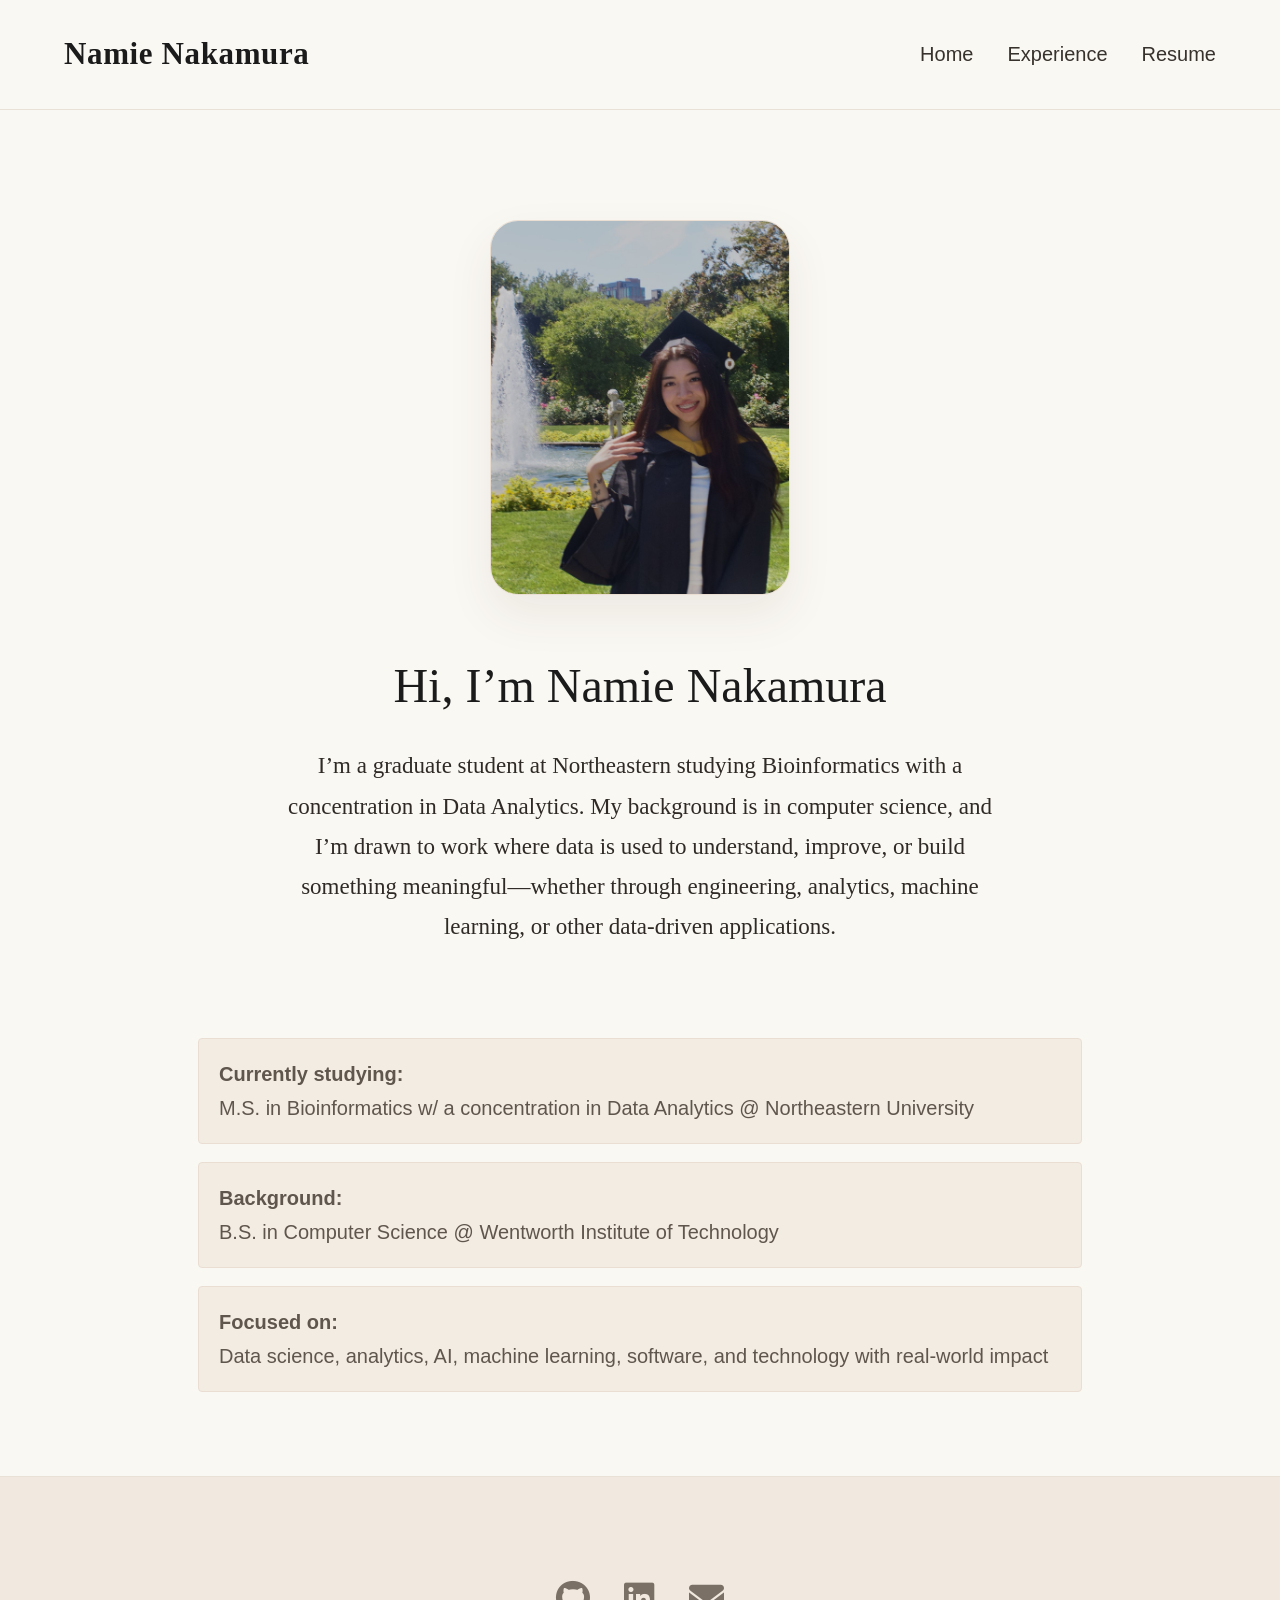
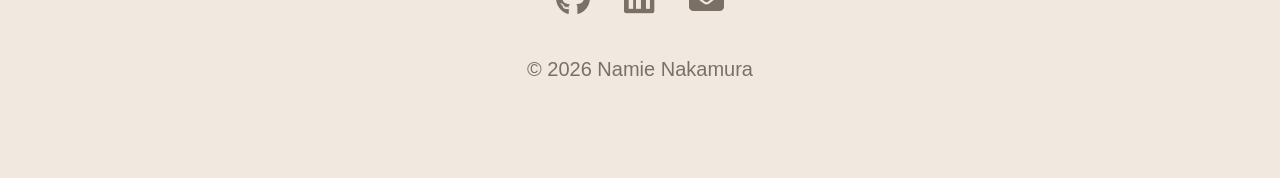
<file: index.html>
<!DOCTYPE html>
<html lang="en">
<head>
  <meta charset="UTF-8" />
  <meta name="viewport" content="width=device-width, initial-scale=1.0" />
  <title>Namie Nakamura | Home</title>

  <link rel="stylesheet" href="https://cdnjs.cloudflare.com/ajax/libs/font-awesome/6.5.0/css/all.min.css" />
  <link rel="stylesheet" href="styles.css">
  <link rel="stylesheet" href="index.css">

</head>
<body>
  <nav>
    <div class="site-name">Namie Nakamura</div>
    <ul class="nav-links">
      <li><a href="/">Home</a></li>
      <li><a href="/experience.html">Experience</a></li>
      <li><a href="/resume.html">Resume</a></li>
    </ul>
  </nav>

  <main>
  <section class="hero">

    <div class="hero-image-wrap">
      <img class="hero-image" src="image.jpg" alt="Portrait of Namie Nakamura" />
    </div>
    <h1 class="intro-title">Hi, I’m Namie Nakamura</h1>
    <div class="hero-text">
      <p> I’m a graduate student at Northeastern studying Bioinformatics with a concentration in Data Analytics. My background is in computer science, and I’m drawn to work where data is used to understand, improve, or build something meaningful—whether through engineering, analytics, machine learning, or other data-driven applications.    
      </p>
      </div>

    
  </section>

  <section class="section">
    <div class="about-side">
      <div class="about-highlight">
        <strong>Currently studying:</strong><br />
        M.S. in Bioinformatics w/ a concentration in Data Analytics @ Northeastern University
      </div>
      <div class="about-highlight">
        <strong>Background:</strong><br />
        B.S. in Computer Science @ Wentworth Institute of Technology
      </div>
      <div class="about-highlight">
        <strong>Focused on:</strong><br />
        Data science, analytics, AI, machine learning, software, and technology with real-world impact
      </div>
    </div>
  </section>
</main>

  <footer>
    <div class="footer-icons">
      <a href="https://github.com/NakamuraNamie" target="_blank" title="GitHub">
        <i class="fa-brands fa-github"></i>
      </a>
      <a href="https://www.linkedin.com/in/namienakamura" target="_blank" title="LinkedIn">
        <i class="fa-brands fa-linkedin"></i>
      </a>
      <a href="mailto:nnkmr1126@gmail.com" title="Email">
        <i class="fa-solid fa-envelope"></i>
      </a>
    </div>
    <p>© 2026 Namie Nakamura</p>
  </footer>
</body>
</html>
</file>
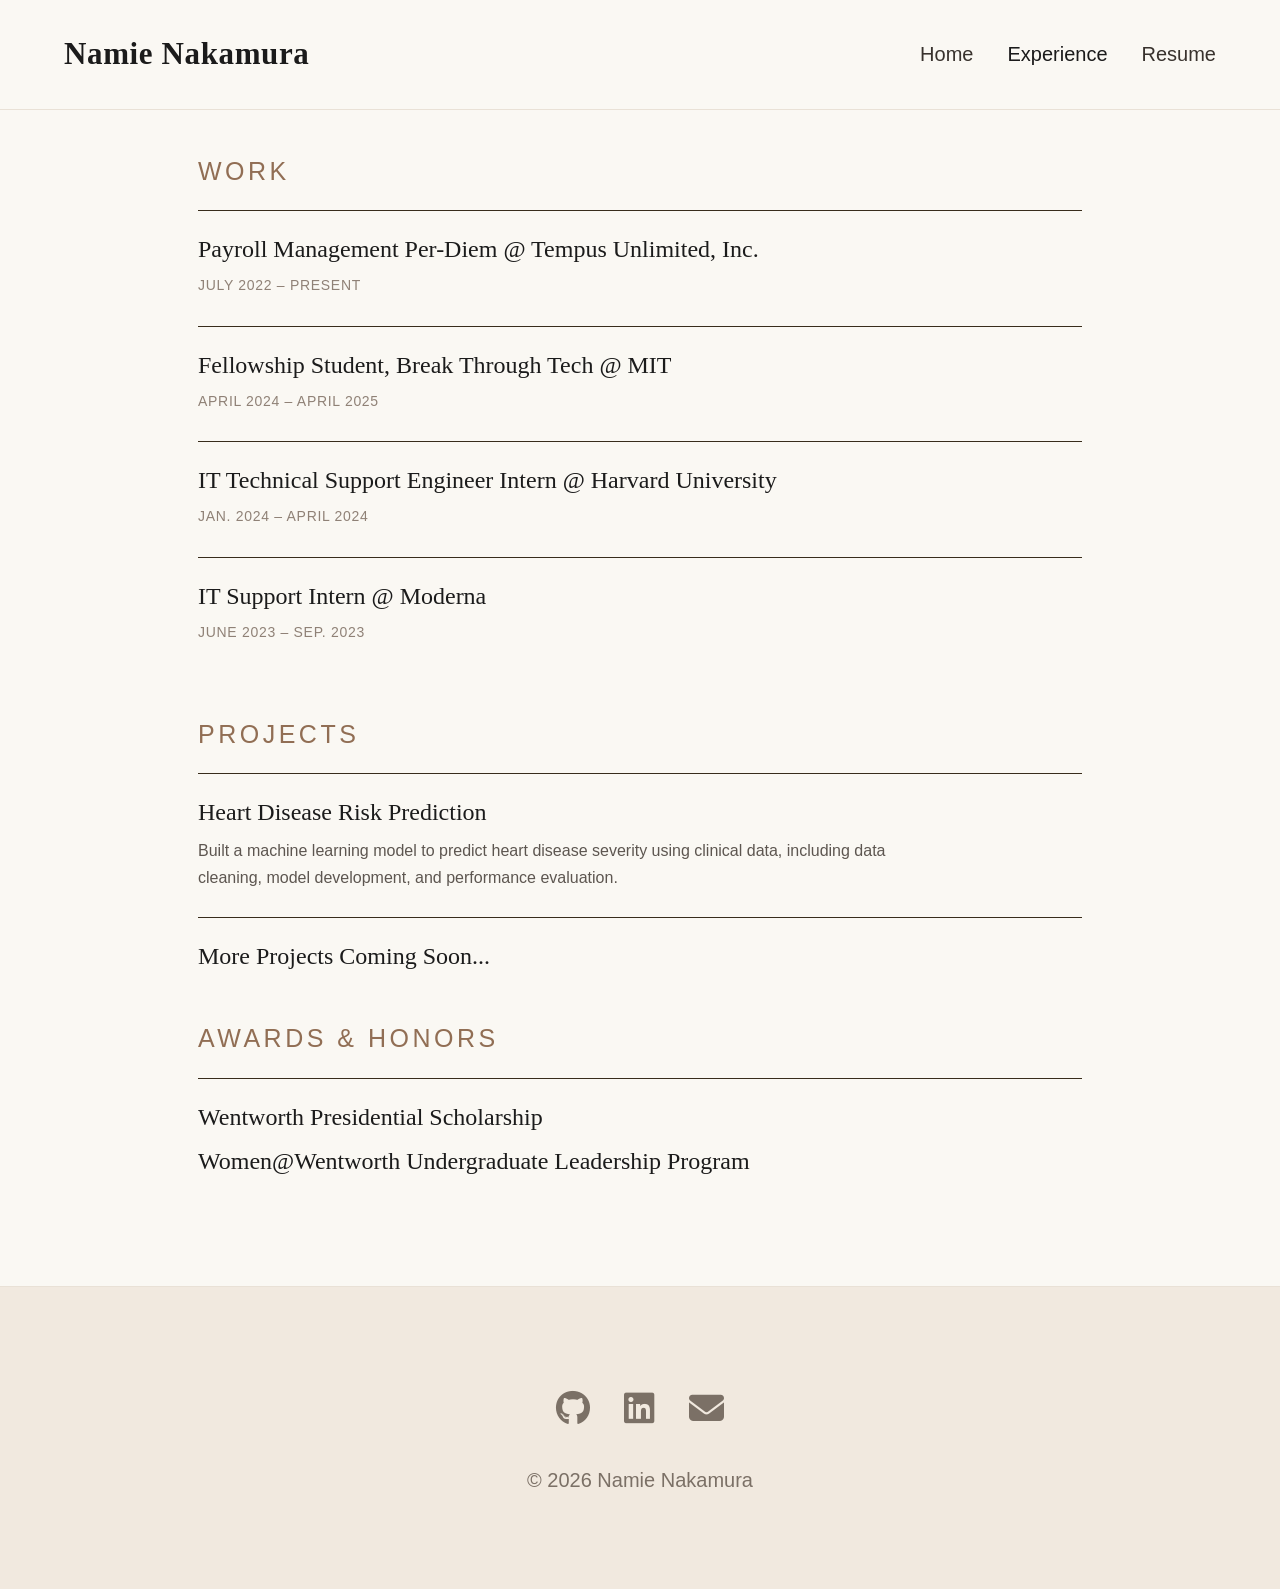
<file: experience.html>
<!DOCTYPE html>
<html lang="en">
<head>
  <meta charset="UTF-8" />
  <meta name="viewport" content="width=device-width, initial-scale=1.0" />
  <title>Namie Nakamura | Experience</title>

  <link rel="stylesheet" href="https://cdnjs.cloudflare.com/ajax/libs/font-awesome/6.5.0/css/all.min.css" />
  <link rel="stylesheet" href="styles.css">
  <link rel="stylesheet" href="experience.css">

</head>
<body>
  <nav>
    <div class="site-name">Namie Nakamura</div>
    <ul class="nav-links">
      <li><a href="/">Home</a></li>
      <li><a href="/experience.html" class="active">Experience</a></li>
      <li><a href="/resume.html">Resume</a></li>
    </ul>
  </nav>

  <main>

    <section class="section">
      <div class="subsection-title">Work</div>

        <div class="card">
        <h3>Payroll Management Per-Diem @ Tempus Unlimited, Inc.</h3>
        <div class="card-meta">July 2022 – Present</div>
        </div>

        <div class="card">
        <h3>Fellowship Student, Break Through Tech @ MIT</h3>
        <div class="card-meta">April 2024 – April 2025</div>
        </div>

        <div class="card">
        <h3>IT Technical Support Engineer Intern @ Harvard University</h3>
        <div class="card-meta">Jan. 2024 – April 2024</div>
        </div>

        <div class="card">
        <h3>IT Support Intern @ Moderna</h3>
        <div class="card-meta">June 2023 – Sep. 2023</div>
        </div>

        <div class="subsection-title">Projects</div>


      <div class="card">
        <h3>Heart Disease Risk Prediction</h3>
        <p>Built a machine learning model to predict heart disease severity using clinical data, including data cleaning, model development, and performance evaluation.</p>

        </div>

      <div class="card">
        <h3>More Projects Coming Soon...</h3>
        
      <div class="subsection-title">Awards &amp; Honors</div>

      <div class="card">
        <h3>Wentworth Presidential Scholarship</h3>
        <h3>Women@Wentworth Undergraduate Leadership Program</h3>
      </div>
    </section>
  </main>

  <footer>
    <div class="footer-icons">
      <a href="https://github.com/NakamuraNamie" target="_blank" title="GitHub">
        <i class="fa-brands fa-github"></i>
      </a>
      <a href="https://www.linkedin.com/in/namienakamura" target="_blank" title="LinkedIn">
        <i class="fa-brands fa-linkedin"></i>
      </a>
      <a href="nnkmr1126@gmail.com" title="Email">
        <i class="fa-solid fa-envelope"></i>
      </a>
    </div>
    <p>© 2026 Namie Nakamura</p>
  </footer>
</body>
</html>
</file>
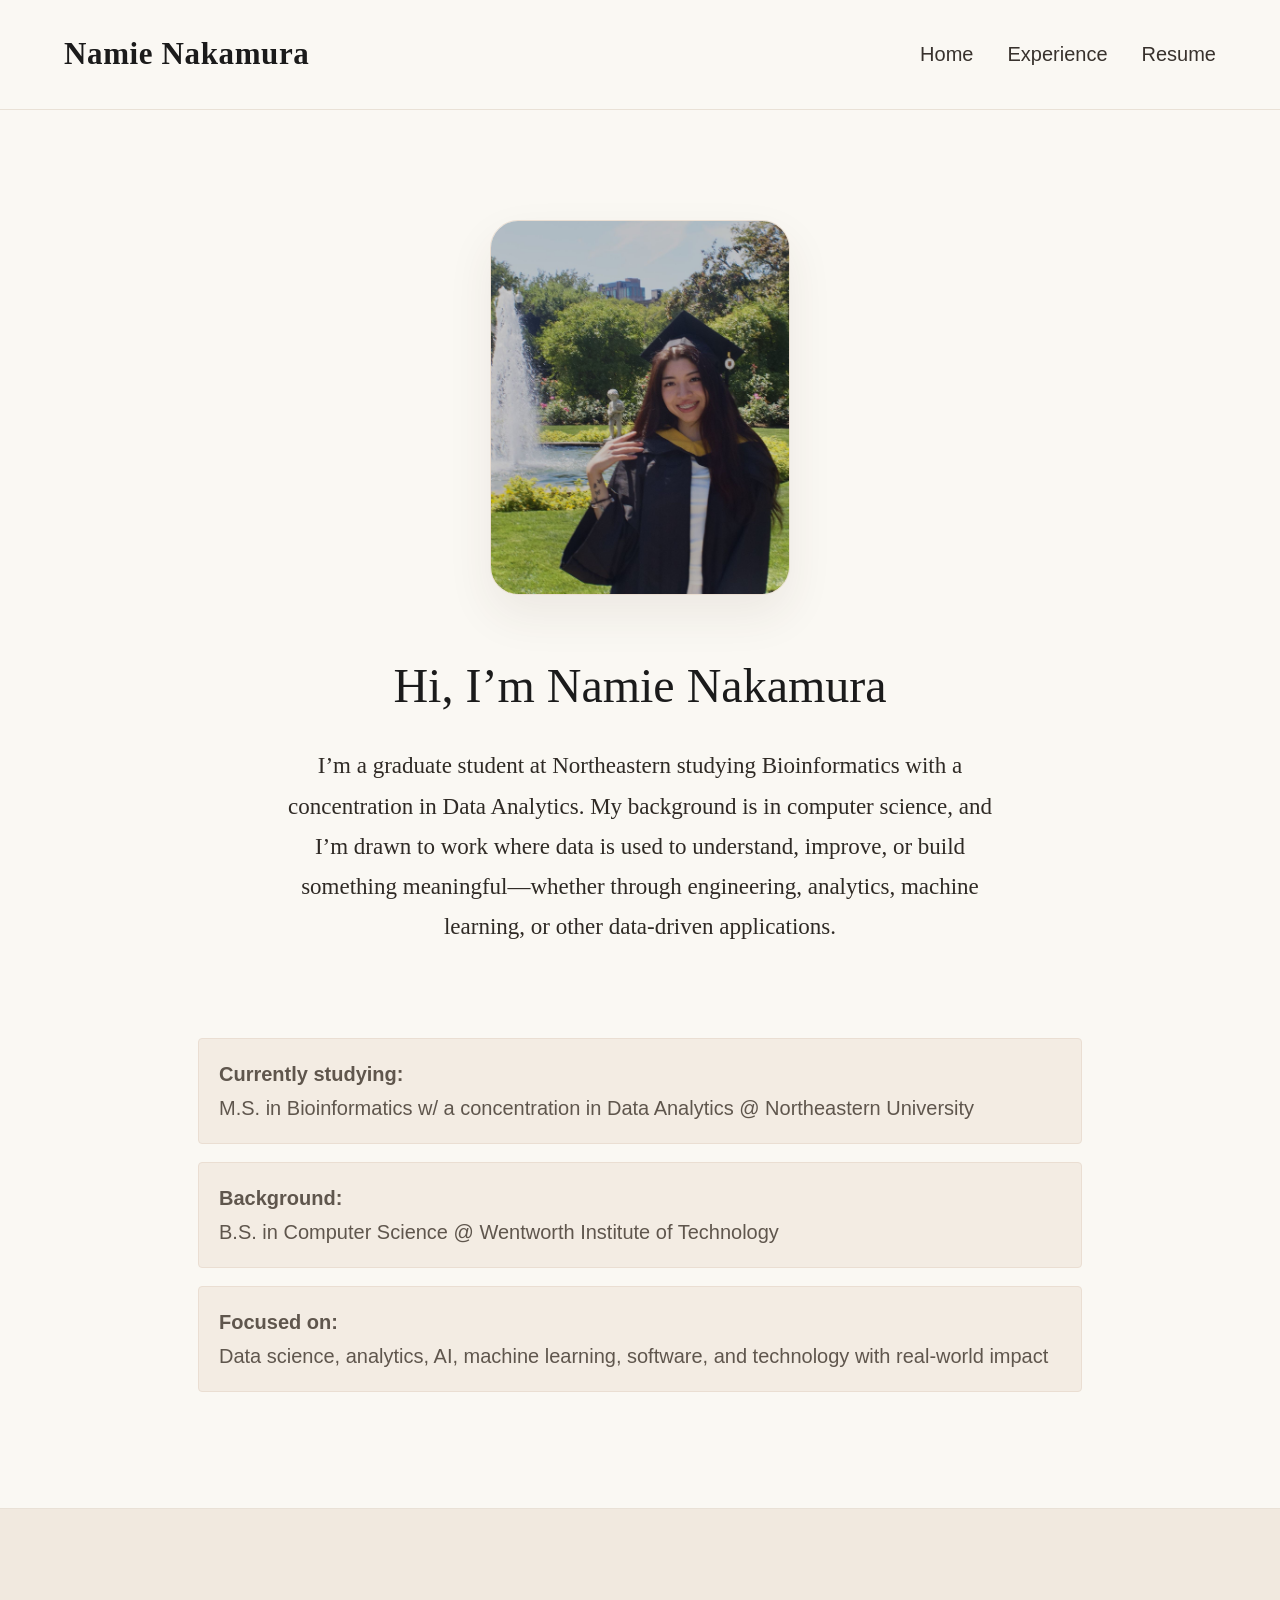
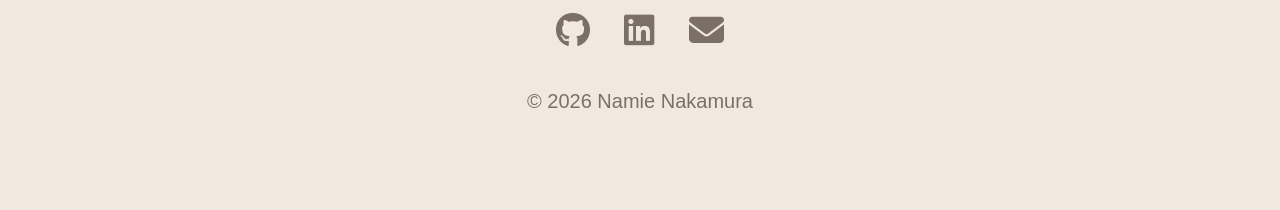
<file: home.html>
<!DOCTYPE html>
<html lang="en">
<head>
  <meta charset="UTF-8" />
  <meta name="viewport" content="width=device-width, initial-scale=1.0" />
  <title>Namie Nakamura | Home</title>

  <link rel="stylesheet" href="https://cdnjs.cloudflare.com/ajax/libs/font-awesome/6.5.0/css/all.min.css" />

  <style>
    * {
      margin: 0;
      padding: 0;
      box-sizing: border-box;
    }

    html {
      scroll-behavior: smooth;
    }

    body {
      font-family: Georgia, serif;
      background: #faf8f3;
      color: #1b1b1b;
      line-height: 1.7;
    }

    a {
      text-decoration: none;
      color: inherit;
    }

    nav {
      position: sticky;
      top: 0;
      z-index: 100;
      display: flex;
      justify-content: space-between;
      align-items: center;
      padding: 28px 64px;
      border-bottom: 1px solid #e9e1d6;
      background: rgba(250, 248, 243, 0.94);
      backdrop-filter: blur(10px);
    }

    .site-name {
      font-size: 31px;
      font-weight: 700;
      letter-spacing: 0.02em;
    }

    .nav-links {
      list-style: none;
      display: flex;
      gap: 34px;
      font-family: "Helvetica Neue", Arial, sans-serif;
      font-size: 20px;
      color: #38322d;
    }

    .nav-links a {
      transition: color 0.2s ease;
    }

    .nav-links a:hover {
      color: #1b1b1b;
    }

    .hero {
      max-width: 1000px;
      margin: 0 auto;
      padding: 100px 48px 70px;
      text-align: center;
      position: relative;
    }


    .hero-image-wrap {
      display: flex;
      justify-content: center;
    }

    .hero-image {
      width: 100%;
      max-width: 300px;
      margin: 10px 0px 50px 0;
      aspect-ratio: 4 / 5;
      object-fit: cover;
      border-radius: 28px;
      border: 1px solid #eaded2;
      background: linear-gradient(180deg, #f3ede6 0%, #ede4d8 100%);
      box-shadow: 0 20px 46px rgba(73, 52, 35, 0.08);
    }

    .intro-title {
      font-size: 48px;
      font-weight: 500;
      margin-bottom: 20px;
    }

    .section {
      max-width: 980px;
      margin: 0 auto;
      padding: 0 48px 92px;
    }

    .section-title {
      font-family: "Helvetica Neue", Arial, sans-serif;
      font-size: 13px;
      letter-spacing: 0.14em;
      text-transform: uppercase;
      color: #8f8176;
      margin-bottom: 26px;
    }

    .about-card {
      border-top: 1px solid #e9e1d6;
      padding-top: 28px;
      display: grid;
      grid-template-columns: 1.1fr 0.9fr;
      gap: 34px;
      align-items: start;
    }

    .hero-text p {
      font-family: Georgia, serif;
      font-size: 23px;
      line-height: 1.75;
      color: #2f2a25;
      max-width: 720px;
      margin: 0 auto 20px;
    }

    .about-side {
      font-family: "Helvetica Neue", Arial, sans-serif;
      color: #5f564d;
      font-size: 20px;
      display: grid;
      gap: 18px;
    }

    .about-highlight {
      padding: 18px 20px;
      background: #f3ece3;
      border: 1px solid #eaded2;
      border-radius: 4px;
    }

    footer {
      text-align: center;
      padding: 92px 40px;
      border-top: 1px solid #e9e1d6;
      background: #f1e9df;
      font-family: "Helvetica Neue", Arial, sans-serif;
      font-size: 20px;
      color: #7b7066;
      margin-top: 24px;
    }

    .footer-icons {
      display: flex;
      justify-content: center;
      gap: 34px;
      margin-bottom: 24px;
    }

    .footer-icons a {
      font-size: 35px;
      color: #7b7066;
      transition: transform 0.2s ease, color 0.2s ease;
    }

    .footer-icons a:hover {
      color: #1b1b1b;
      transform: translateY(-2px);
    }

    @media (max-width: 920px) {
      nav {
        padding: 24px 24px;
        flex-direction: column;
        gap: 14px;
      }

      .site-name {
        font-size: 26px;
      }

      .hero {
        padding: 70px 24px 52px;
      }

      .section {
        padding: 0 24px 80px;
      }

      .about-card {
        grid-template-columns: 1fr;
      }
    }
  </style>
</head>
<body>
  <nav>
    <div class="site-name">Namie Nakamura</div>
    <ul class="nav-links">
      <li><a href="home.html">Home</a></li>
      <li><a href="experience.html">Experience</a></li>
      <li><a href="resume.html">Resume</a></li>
    </ul>
  </nav>

  <main>
  <section class="hero">

    <div class="hero-image-wrap">
      <img class="hero-image" src="image.jpg" alt="Portrait of Namie Nakamura" />
    </div>
    <h1 class="intro-title">Hi, I’m Namie Nakamura</h1>
    <div class="hero-text">
      <p> I’m a graduate student at Northeastern studying Bioinformatics with a concentration in Data Analytics. My background is in computer science, and I’m drawn to work where data is used to understand, improve, or build something meaningful—whether through engineering, analytics, machine learning, or other data-driven applications.    
      </p>
      </div>

    
  </section>

  <section class="section">
    <div class="about-side">
      <div class="about-highlight">
        <strong>Currently studying:</strong><br />
        M.S. in Bioinformatics w/ a concentration in Data Analytics @ Northeastern University
      </div>
      <div class="about-highlight">
        <strong>Background:</strong><br />
        B.S. in Computer Science @ Wentworth Institute of Technology
      </div>
      <div class="about-highlight">
        <strong>Focused on:</strong><br />
        Data science, analytics, AI, machine learning, software, and technology with real-world impact
      </div>
    </div>
  </section>
</main>

  <footer>
    <div class="footer-icons">
      <a href="https://github.com/NakamuraNamie" target="_blank" title="GitHub">
        <i class="fa-brands fa-github"></i>
      </a>
      <a href="https://www.linkedin.com/in/namienakamura" target="_blank" title="LinkedIn">
        <i class="fa-brands fa-linkedin"></i>
      </a>
      <a href="mailto:nnkmr1126@gmail.com" title="Email">
        <i class="fa-solid fa-envelope"></i>
      </a>
    </div>
    <p>© 2026 Namie Nakamura</p>
  </footer>
</body>
</html>
</file>
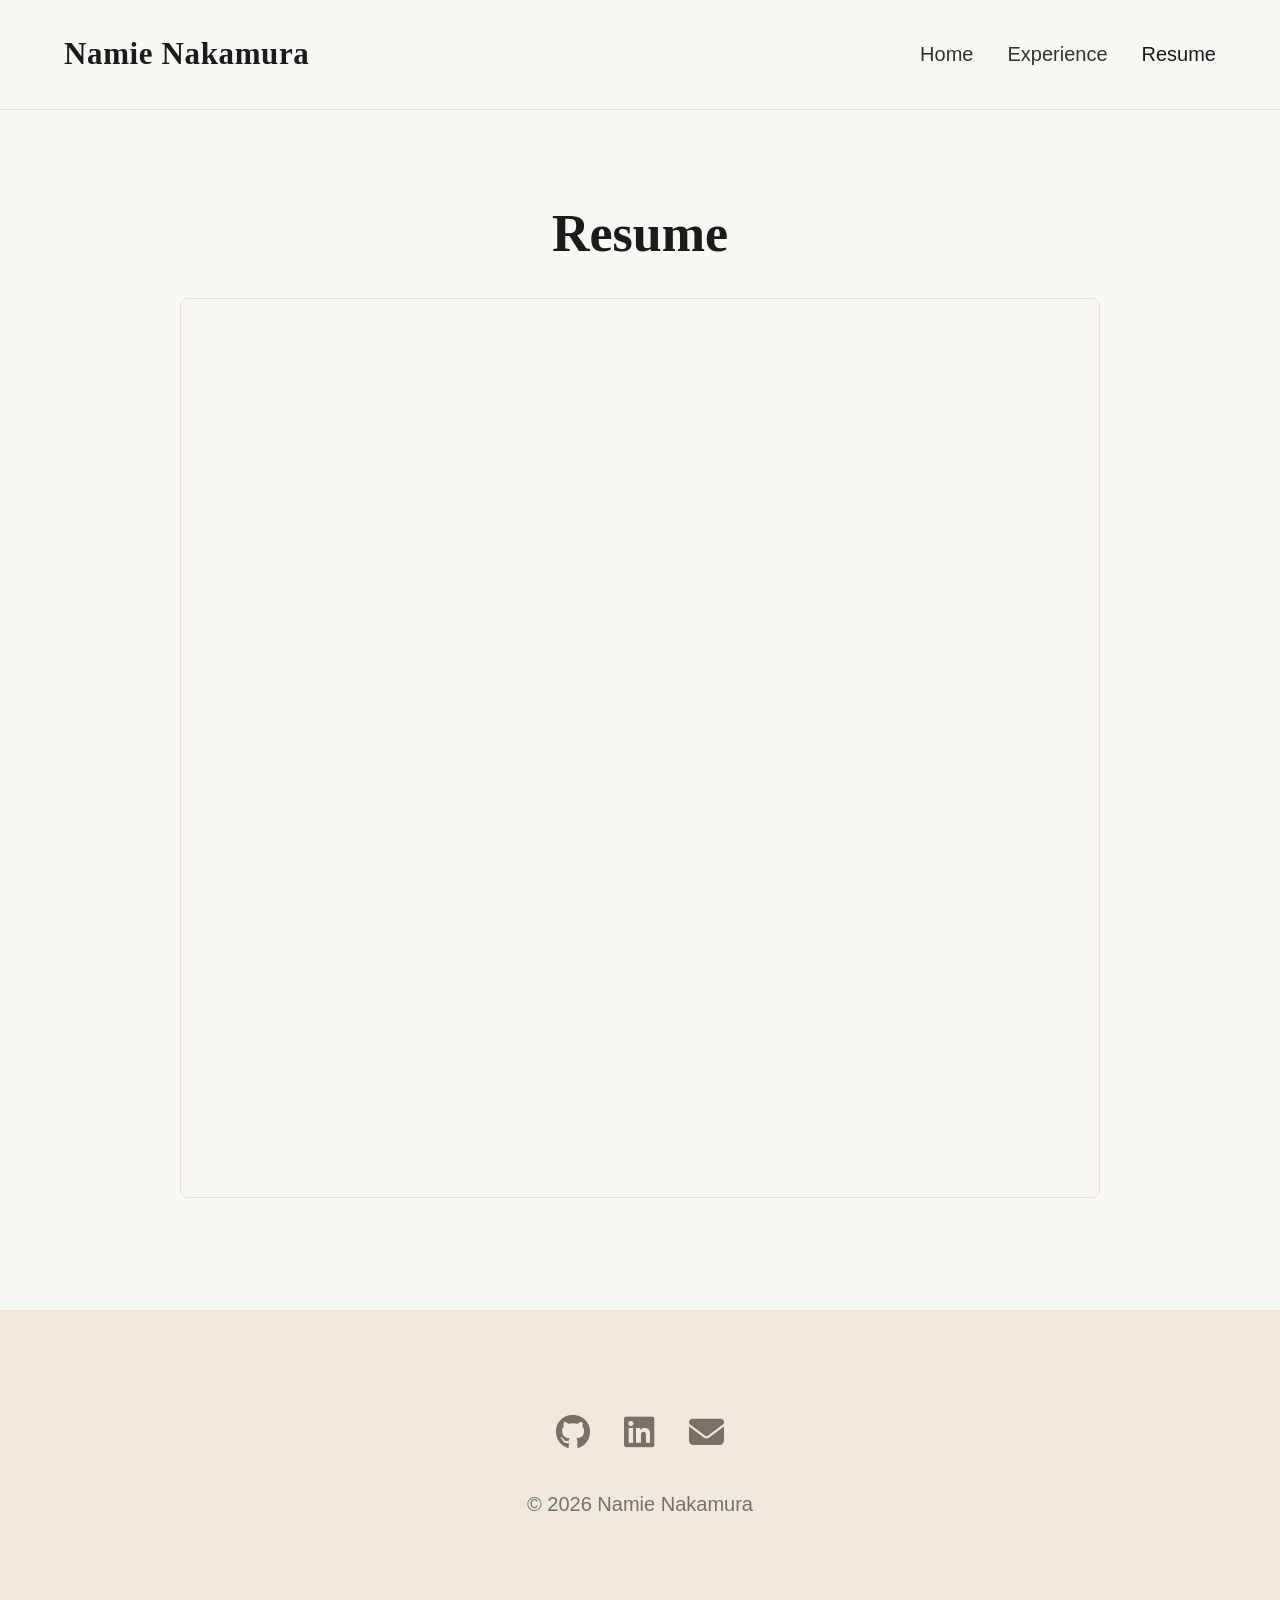
<file: resume.html>
<!DOCTYPE html>
<html lang="en">
<head>
  <meta charset="UTF-8" />
  <meta name="viewport" content="width=device-width, initial-scale=1.0" />
  <title>Namie Nakamura | Resume</title>

  <link rel="stylesheet" href="https://cdnjs.cloudflare.com/ajax/libs/font-awesome/6.5.0/css/all.min.css" />
  <link rel="stylesheet" href="styles.css">
  <link rel="stylesheet" href="resume.css">
  
</head>
<body>

  <nav>
    <div class="site-name">Namie Nakamura</div>
    <ul class="nav-links">
      <li><a href="/">Home</a></li>
      <li><a href="/experience.html">Experience</a></li>
      <li><a href="/resume.html" class="active">Resume</a></li>
    </ul>
  </nav>

  <main class="container">
    <h1 class="title">Resume</h1>

    <!-- Shows on desktop only -->
    <div class="desktop-only">
      <iframe class="pdf-viewer" src="Namie_Nakamura_Resume.pdf"></iframe>
    </div>
  
    <!-- Shows on mobile only -->
    <div class="mobile-only">
      <p style="font-family: 'Helvetica Neue', sans-serif; font-size: 16px; color: #5f564d; margin-bottom: 28px;">
        Tap below to view or download my resume.
      </p>
      <a href="Namie_Nakamura_Resume.pdf" target="_blank" class="resume-btn">
        View Resume (PDF)
      </a>
    </div>

  </main>

  <footer>
    <div class="footer-icons">
      <a href="https://github.com/NakamuraNamie" target="_blank" title="GitHub">
        <i class="fa-brands fa-github"></i>
      </a>
      <a href="https://www.linkedin.com/in/namienakamura" target="_blank" title="LinkedIn">
        <i class="fa-brands fa-linkedin"></i>
      </a>
      <a href="nnkmr1126@gmail.com" title="Email">
        <i class="fa-solid fa-envelope"></i>
      </a>
    </div>
    <p>© 2026 Namie Nakamura</p>
  </footer>
</body>
</html>
</file>
<file: styles.css>
/* RESET + GLOBAL */
* {
  margin: 0;
  padding: 0;
  box-sizing: border-box;
}

html {
  scroll-behavior: smooth;
}

body {
  font-family: Georgia, serif;
  background: #faf8f3;
  color: #1b1b1b;
  line-height: 1.7;
}

a {
  text-decoration: none;
  color: inherit;
}

/* NAVBAR */
nav {
  position: sticky;
  top: 0;
  z-index: 100;
  display: flex;
  justify-content: space-between;
  align-items: center;
  padding: 28px 64px;
  border-bottom: 1px solid #e9e1d6;
  background: rgba(250, 248, 243, 0.94);
  backdrop-filter: blur(10px);
}

.site-name {
  font-size: 31px;
  font-weight: 700;
  letter-spacing: 0.02em;
}

.nav-links {
  list-style: none;
  display: flex;
  gap: 34px;
  font-family: "Helvetica Neue", Arial, sans-serif;
  font-size: 20px;
  color: #38322d;
}

.nav-links a {
  transition: color 0.2s ease;
}

.nav-links a:hover,
.nav-links a.active {
  color: #1b1b1b;
}

/* GENERAL LAYOUT */
.section {
  max-width: 980px;
  margin: 0 auto;
  padding: 0 48px 60px;
}

/* EXPERIENCE PAGE */
.subsection-title {
  font-family: "Helvetica Neue", Arial, sans-serif;
  font-size: 25px;
  letter-spacing: 0.14em;
  text-transform: uppercase;
  color: #916e54;
  margin: 50px 0 20px; /* reduced spacing */
}

.card {
  border-top: 1px solid #382c1b;
  padding: 20px 0;
}

.card-meta {
  font-size: 15px;
  font-family: "Helvetica Neue", Arial, sans-serif;
  color: #8f8176;
  margin-bottom: 15px;
  letter-spacing: 0.05em;
  text-transform: uppercase;
}

.card h3 {
  font-size: 25px;
  font-weight: 400;
  margin-bottom: 5px;
}

.card p {
  font-family: "Helvetica Neue", Arial, sans-serif;
  font-size: 17px;
  color: #5d5650;
  margin-bottom: 10px;
  max-width: 770px;
}

/* RESUME PAGE */
.container {
  max-width: 1000px;
  margin: 0 auto;
  padding: 80px 40px;
  text-align: center;
}

.title {
  font-size: 52px;
  margin-bottom: 20px;
}

.pdf-viewer {
  width: 100%;
  height: 950px;
  border: 1px solid #e9e1d6;
  border-radius: 8px;
  overflow: hidden;
}

/* FOOTER */
footer {
  text-align: center;
  padding: 92px 40px;
  border-top: 1px solid #e9e1d6;
  background: #f1e9df;
  font-family: "Helvetica Neue", Arial, sans-serif;
  font-size: 20px;
  color: #7b7066;
  margin-top: 24px;
}

.footer-icons {
  display: flex;
  justify-content: center;
  gap: 34px;
  margin-bottom: 24px;
}

.footer-icons a {
  font-size: 35px;
  color: #7b7066;
  transition: transform 0.2s ease, color 0.2s ease;
}

.footer-icons a:hover {
  color: #1b1b1b;
  transform: translateY(-2px);
}

/* MOBILE */
@media (max-width: 768px) {
  nav {
    padding: 20px;
    flex-direction: column;
    gap: 14px;
  }

  .site-name {
    font-size: 26px;
  }

  .section {
    padding: 0 20px 40px;
  }

  .subsection-title {
    margin: 30px 0 16px;
  }

  .container {
    padding: 50px 20px;
  }

  .title {
    font-size: 36px;
  }

  .pdf-viewer {
    height: 500px;
  }
}
</file>
<file: index.css>
/* HERO SECTION */
.hero {
  max-width: 1000px;
  margin: 0 auto;
  padding: 100px 48px 70px;
  text-align: center;
}

.hero-image-wrap {
  display: flex;
  justify-content: center;
}

.hero-image {
  width: 100%;
  max-width: 300px;
  margin: 10px 0 50px;
  aspect-ratio: 4 / 5;
  object-fit: cover;
  border-radius: 28px;
  border: 1px solid #eaded2;
  background: linear-gradient(180deg, #f3ede6 0%, #ede4d8 100%);
  box-shadow: 0 20px 46px rgba(73, 52, 35, 0.08);
}

.intro-title {
  font-size: 48px;
  font-weight: 500;
  margin-bottom: 20px;
}

/* TEXT */
.hero-text p {
  font-size: 23px;
  line-height: 1.75;
  color: #2f2a25;
  max-width: 720px;
  margin: 0 auto 20px;
}

/* ABOUT BOXES */
.about-side {
  font-family: "Helvetica Neue", Arial, sans-serif;
  color: #5f564d;
  font-size: 20px;
  display: grid;
  gap: 18px;
}

.about-highlight {
  padding: 18px 20px;
  background: #f3ece3;
  border: 1px solid #eaded2;
  border-radius: 4px;
}

/* MOBILE */
@media (max-width: 768px) {
  .hero {
    padding: 50px 20px 30px;
  }

  .hero-image {
    max-width: 220px;
    margin-bottom: 30px;
  }

  .intro-title {
    font-size: 28px;
  }

  .hero-text p {
    font-size: 18px;
    line-height: 1.6;
  }

  .about-side {
    font-size: 17px;
    gap: 14px;
  }

  .about-highlight {
    padding: 14px 16px;
  }
}
</file>
<file: experience.css>
/* EXPERIENCE PAGE */

/* SECTION SPACING */
.section {
  padding-bottom: 40px;
}

/* SECTION TITLES */
.subsection-title {
  font-family: "Helvetica Neue", Arial, sans-serif;
  font-size: 25px;
  letter-spacing: 0.14em;
  text-transform: uppercase;
  color: #916e54;
  margin: 40px 0 18px;
}

/* CARDS */
.card {
  border-top: 1px solid #382c1b;
  padding: 18px 0;
}

.card-meta {
  font-size: 14px;
  font-family: "Helvetica Neue", Arial, sans-serif;
  color: #8f8176;
  margin-bottom: 10px;
  letter-spacing: 0.05em;
  text-transform: uppercase;
}

.card h3 {
  font-size: 24px;
  font-weight: 400;
  margin-bottom: 4px;
}

.card p {
  font-family: "Helvetica Neue", Arial, sans-serif;
  font-size: 16px;
  color: #5d5650;
  margin-bottom: 8px;
  max-width: 750px;
}

/* MOBILE */
@media (max-width: 768px) {
  .subsection-title {
    font-size: 18px;
    margin: 25px 0 12px;
  }

  .card h3 {
    font-size: 20px;
  }

  .card-meta {
    font-size: 12px;
  }

  .card p {
    font-size: 15px;
  }
}
</file>
<file: resume.css>
/* RESUME PAGE */

/* MAIN CONTAINER */
.container {
  max-width: 1000px;
  margin: 0 auto;
  padding: 80px 40px;
  text-align: center;
}

/* TITLE */
.title {
  font-size: 52px;
  margin-bottom: 20px;
}

/* PDF VIEWER */
.pdf-viewer {
  width: 100%;
  height: 900px;
  border: 1px solid #e9e1d6;
  border-radius: 8px;
  overflow: hidden;
}

/* DESKTOP/MOBILE TOGGLE — must be before @media */
.desktop-only { display: block; }
.mobile-only  { display: none; }

/* RESUME BUTTON */
.resume-btn {
  display: inline-block;
  padding: 14px 32px;
  border: 1px solid #1b1b1b;
  font-family: "Helvetica Neue", Arial, sans-serif;
  font-size: 15px;
  letter-spacing: 0.05em;
  color: #1b1b1b;
  text-decoration: none;
  transition: all 0.2s;
}

.resume-btn:hover {
  background: #1b1b1b;
  color: #faf8f3;
}

/* MOBILE — overrides the rules above on small screens */
@media (max-width: 768px) {
  .container {
    padding: 50px 20px;
    text-align: center;
  }

  .title {
    font-size: 34px;
  }

  .desktop-only { display: none; }
  .mobile-only  { display: block; }
}
</file>
